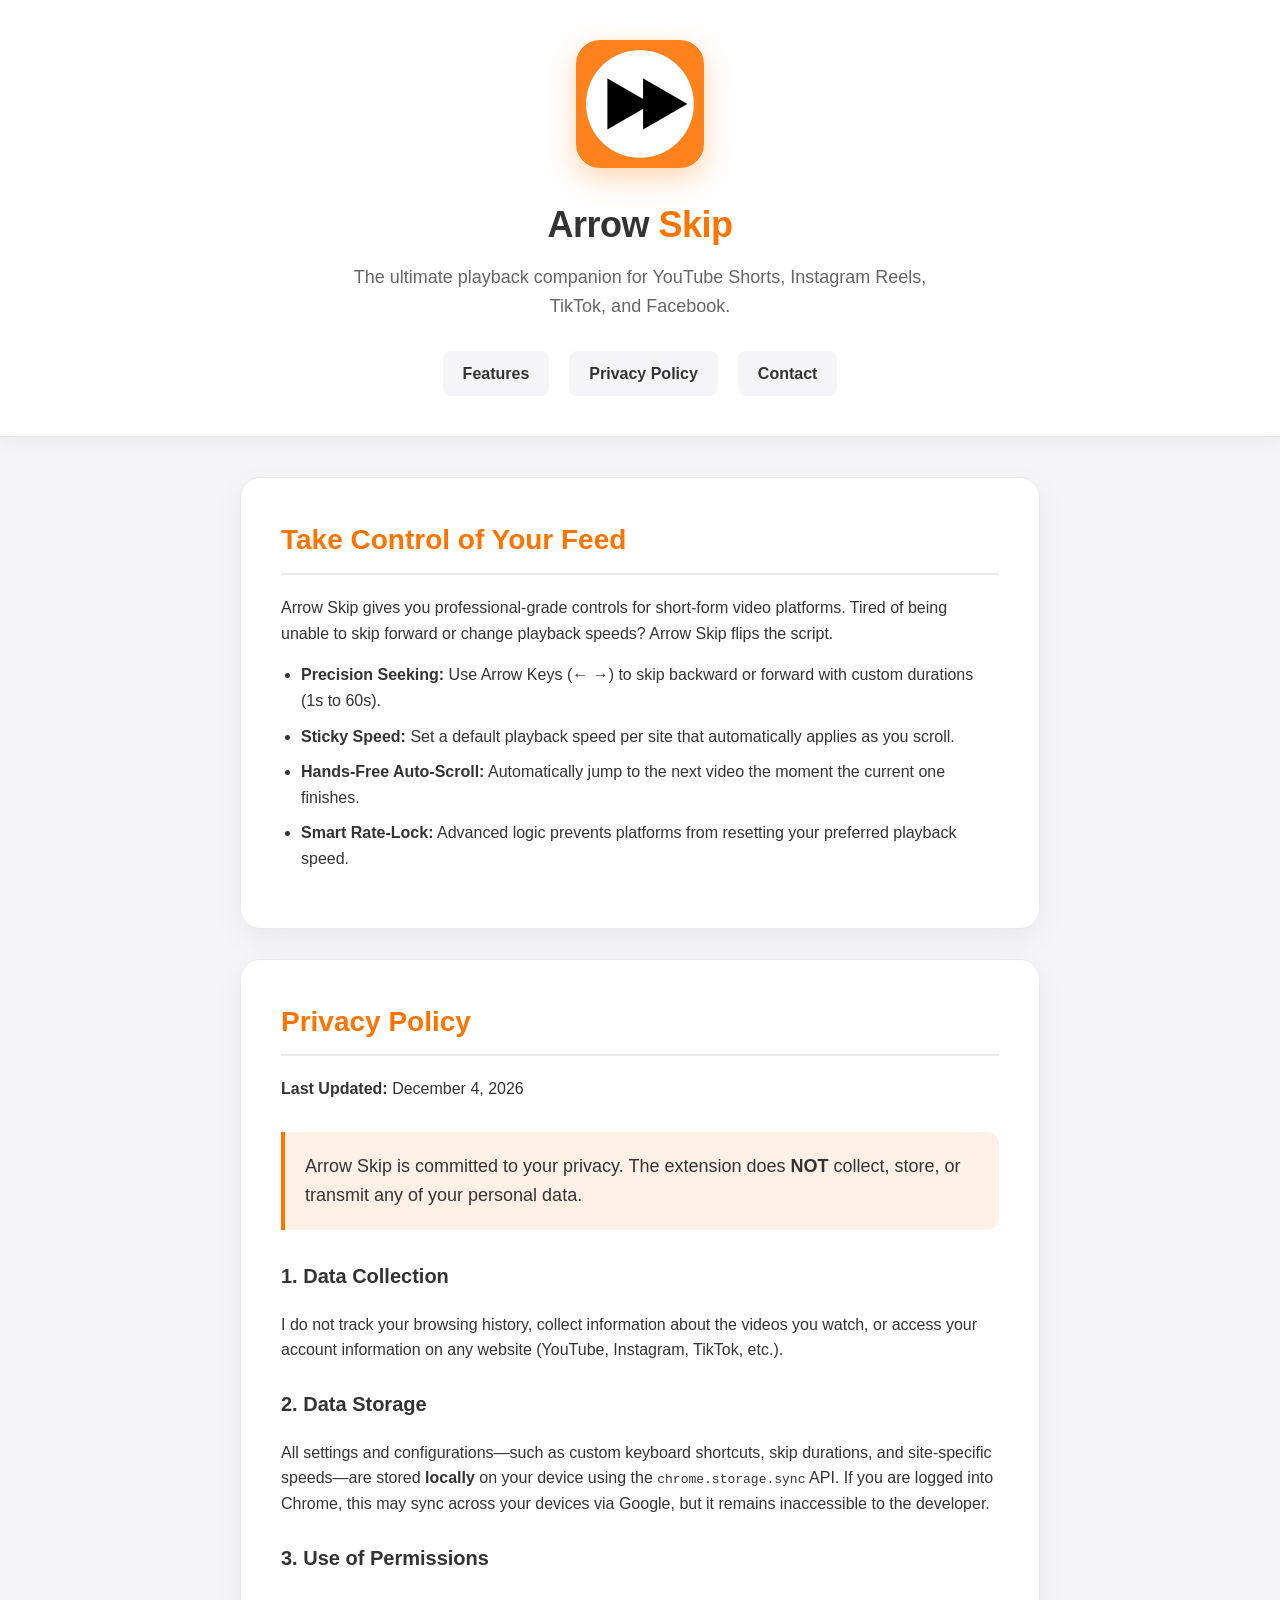
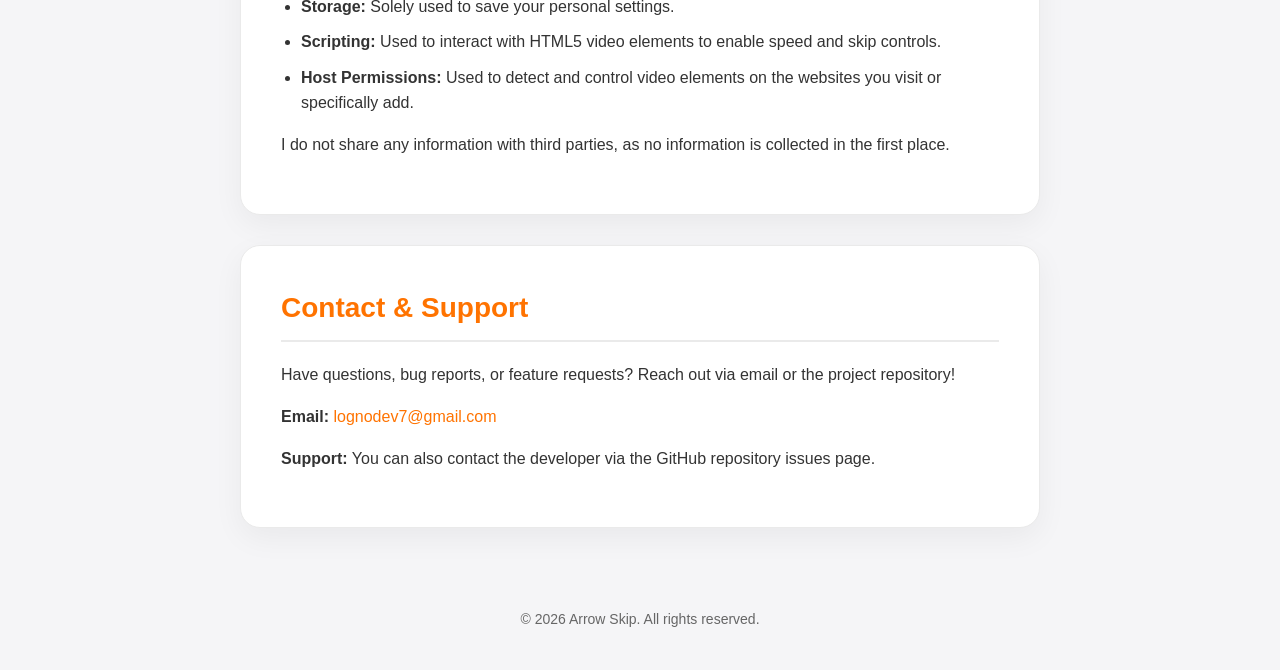
<file: index.html>
<!DOCTYPE html>
<html lang="en">
<head>
    <meta charset="UTF-8">
    <meta name="viewport" content="width=device-width, initial-scale=1.0">
    <title>Arrow Skip - Privacy Policy</title>

    <link rel="icon" type="image/png" href="icon.png">

    <style>
        :root {
            --bg-color: #f5f5f7;
            --text-color: #333333;
            --text-muted: #666666;
            --card-bg: #ffffff;
            --accent-color: #ff7300;
            --accent-hover: #e66800;
            --border-color: #eaeaea;
        }

        @media (prefers-color-scheme: dark) {
            :root {
                --bg-color: #1e1e1e;
                --text-color: #e0e0e0;
                --text-muted: #999999;
                --card-bg: #2c2c2e;
                --border-color: #3a3a3c;
            }
        }

        body {
            font-family: -apple-system, BlinkMacSystemFont, 'Segoe UI', Roboto, Helvetica, Arial, sans-serif;
            margin: 0;
            padding: 0;
            background-color: var(--bg-color);
            color: var(--text-color);
            line-height: 1.6;
        }

        header {
            background: var(--card-bg);
            padding: 40px 20px;
            text-align: center;
            border-bottom: 1px solid var(--border-color);
            box-shadow: 0 4px 20px rgba(0, 0, 0, 0.05);
        }

        .logo-container {
            margin-bottom: 20px;
        }

        .logo-container img {
            width: 128px;
            height: 128px;
            border-radius: 24px;
            box-shadow: 0 10px 30px rgba(255, 115, 0, 0.3);
            transition: transform 0.3s ease;
        }

        .logo-container img:hover {
            transform: scale(1.05) translateY(-5px);
        }

        h1 {
            margin: 0;
            font-size: 36px;
            font-weight: 800;
            letter-spacing: -0.5px;
        }

        h1 span {
            color: var(--accent-color);
        }

        p.subtitle {
            font-size: 18px;
            color: var(--text-muted);
            margin-top: 10px;
            max-width: 600px;
            margin-left: auto;
            margin-right: auto;
        }

        nav {
            margin-top: 30px;
            display: flex;
            justify-content: center;
            gap: 20px;
        }

        nav a {
            color: var(--text-color);
            text-decoration: none;
            font-weight: 600;
            padding: 10px 20px;
            border-radius: 8px;
            background: var(--bg-color);
            transition: all 0.2s ease;
        }

        nav a:hover {
            background: var(--accent-color);
            color: white;
            box-shadow: 0 4px 12px rgba(255, 115, 0, 0.3);
        }

        .container {
            max-width: 800px;
            margin: 40px auto;
            padding: 0 20px;
        }

        section {
            background: var(--card-bg);
            padding: 40px;
            border-radius: 20px;
            margin-bottom: 30px;
            box-shadow: 0 10px 30px rgba(0, 0, 0, 0.05);
            border: 1px solid var(--border-color);
        }

        h2 {
            margin-top: 0;
            color: var(--accent-color);
            font-size: 28px;
            border-bottom: 2px solid var(--border-color);
            padding-bottom: 10px;
            margin-bottom: 20px;
        }

        h3 {
            color: var(--text-color);
            font-size: 20px;
            margin-top: 25px;
        }

        p {
            margin-bottom: 16px;
        }

        .highlight-box {
            background: rgba(255, 115, 0, 0.1);
            border-left: 4px solid var(--accent-color);
            padding: 20px;
            border-radius: 0 12px 12px 0;
            margin: 30px 0;
            font-size: 18px;
            font-weight: 500;
        }

        ul {
            padding-left: 20px;
        }

        li {
            margin-bottom: 10px;
        }

        footer {
            text-align: center;
            padding: 40px 20px;
            color: var(--text-muted);
            font-size: 14px;
        }
    </style>
</head>
<body>

    <header>
        <div class="logo-container">
            <img src="icon.png" alt="Arrow Skip Logo">
        </div>
        <h1>Arrow <span>Skip</span></h1>
        <p class="subtitle">The ultimate playback companion for YouTube Shorts, Instagram Reels, TikTok, and Facebook.</p>
        <nav>
            <a href="#about">Features</a>
            <a href="#privacy">Privacy Policy</a>
            <a href="#contact">Contact</a>
        </nav>
    </header>

    <div class="container">
        
        <section id="about">
            <h2>Take Control of Your Feed</h2>
            <p>Arrow Skip gives you professional-grade controls for short-form video platforms. Tired of being unable to skip forward or change playback speeds? Arrow Skip flips the script.</p>
            
            <ul>
                <li><strong>Precision Seeking:</strong> Use Arrow Keys (← →) to skip backward or forward with custom durations (1s to 60s).</li>
                <li><strong>Sticky Speed:</strong> Set a default playback speed per site that automatically applies as you scroll.</li>
                <li><strong>Hands-Free Auto-Scroll:</strong> Automatically jump to the next video the moment the current one finishes.</li>
                <li><strong>Smart Rate-Lock:</strong> Advanced logic prevents platforms from resetting your preferred playback speed.</li>
            </ul>
        </section>

        <section id="privacy">
            <h2>Privacy Policy</h2>
            <p><strong>Last Updated:</strong> <span id="current-date">April 30, 2026</span></p>
            
            <div class="highlight-box">
                Arrow Skip is committed to your privacy. The extension does <strong>NOT</strong> collect, store, or transmit any of your personal data.
            </div>

            <h3>1. Data Collection</h3>
            <p>I do not track your browsing history, collect information about the videos you watch, or access your account information on any website (YouTube, Instagram, TikTok, etc.).</p>
            
            <h3>2. Data Storage</h3>
            <p>All settings and configurations—such as custom keyboard shortcuts, skip durations, and site-specific speeds—are stored <strong>locally</strong> on your device using the <code>chrome.storage.sync</code> API. If you are logged into Chrome, this may sync across your devices via Google, but it remains inaccessible to the developer.</p>

            <h3>3. Use of Permissions</h3>
            <ul>
                <li><strong>Storage:</strong> Solely used to save your personal settings.</li>
                <li><strong>Scripting:</strong> Used to interact with HTML5 video elements to enable speed and skip controls.</li>
                <li><strong>Host Permissions:</strong> Used to detect and control video elements on the websites you visit or specifically add.</li>
            </ul>

            <p>I do not share any information with third parties, as no information is collected in the first place.</p>
        </section>

        <section id="contact">
            <h2>Contact & Support</h2>
            <p>Have questions, bug reports, or feature requests? Reach out via email or the project repository!</p>
            <p><strong>Email:</strong> <a href="mailto:lognodev7@gmail.com" style="color: var(--accent-color); text-decoration: none;">lognodev7@gmail.com</a></p>
            <p><strong>Support:</strong> You can also contact the developer via the GitHub repository issues page.</p>
        </section>

    </div>

    <footer>
        &copy; 2026 Arrow Skip. All rights reserved.
    </footer>

    <script>
        // Auto-fill the current date for the privacy policy
        const dateOptions = { year: 'numeric', month: 'long', day: 'numeric' };
        document.getElementById('current-date').textContent = new Date().toLocaleDateString('en-US', dateOptions);
    </script>
</body>
</html>
</file>
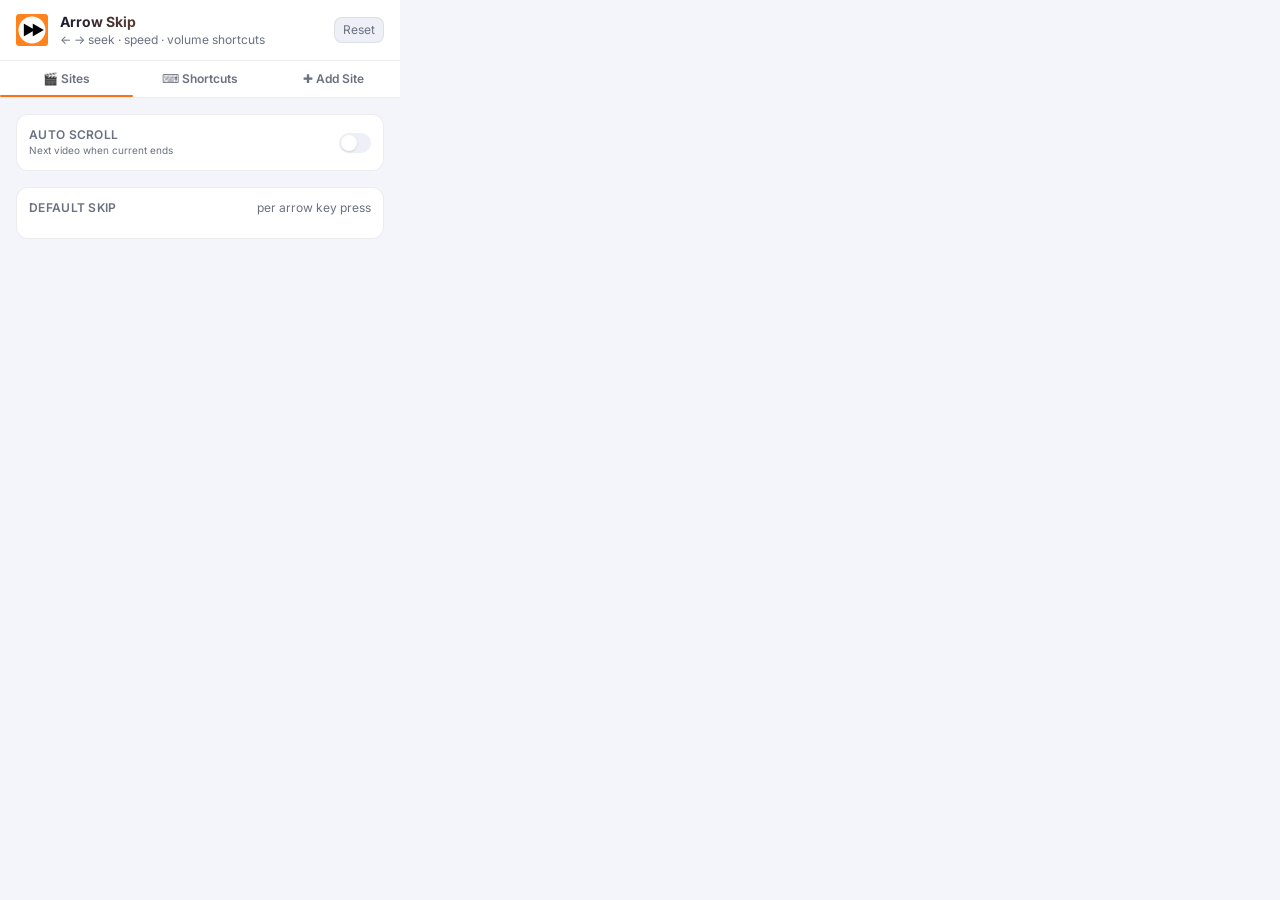
<file: popup/popup.html>
<!DOCTYPE html>
<html lang="en">
<head>
  <meta charset="UTF-8" />
  <meta name="viewport" content="width=device-width, initial-scale=1.0" />
  <title>Arrow Skip</title>
  <link rel="preconnect" href="https://fonts.googleapis.com" />
  <link href="https://fonts.googleapis.com/css2?family=Inter:wght@400;500;600;700&display=swap" rel="stylesheet" />
  <link rel="stylesheet" href="styles.css" />
</head>
<body style="width:400px;min-height:420px;max-height:580px;overflow-y:auto;background:var(--bg);color:var(--text);font-family:'Inter',system-ui,sans-serif;">

  <!-- ── Header ── -->
  <header style="background:var(--surface);border-bottom:1px solid var(--border);" class="px-4 py-3 flex items-center gap-3 sticky top-0 z-10">
    <img src="../icons/icon128.png" class="w-8 h-8 animate-pulse-glow object-contain" alt="Logo" />
    <div class="flex-1">
      <h1 class="text-sm font-bold" style="background:linear-gradient(90deg,var(--text) 0%,#fb923c 100%);-webkit-background-clip:text;-webkit-text-fill-color:transparent;background-clip:text;" data-i18n="extName">Arrow Skip</h1>
      <p class="text-xs" style="color:var(--muted)" data-i18n="headerSub">← → seek · speed · volume shortcuts</p>
    </div>
    <button id="reset-btn" data-i18n-title="resetTitle" data-i18n="resetBtn" class="text-xs px-2 py-1 rounded-lg transition-all duration-150 hover:opacity-80" style="border:1px solid var(--border);color:var(--muted);background:var(--surface2);">Reset</button>
  </header>

  <!-- ── Tabs ── -->
  <div style="background:var(--surface);border-bottom:1px solid var(--border);" class="relative">
    <div class="flex">
      <button data-tab="sites"     class="tab-btn active flex-1 text-xs font-semibold py-2.5 transition-colors" style="color:var(--muted)" data-i18n="tabSites">🎬 Sites</button>
      <button data-tab="shortcuts" class="tab-btn flex-1 text-xs font-semibold py-2.5 transition-colors" style="color:var(--muted)" data-i18n="tabShortcuts">⌨️ Shortcuts</button>
      <button data-tab="add"       class="tab-btn flex-1 text-xs font-semibold py-2.5 transition-colors" style="color:var(--muted)" data-i18n="tabAdd">✚ Add Site</button>
    </div>
    <div id="tab-line" class="tab-indicator absolute bottom-0 h-0.5 rounded-full" style="width:33.33%;transform:translateX(0)"></div>
  </div>

  <!-- ── Tab: Sites ── -->
  <div id="tab-sites" class="tab-panel p-4 flex flex-col gap-2">

    <!-- Auto Scroll -->
    <div class="rounded-xl p-3 flex items-center justify-between" style="background:var(--surface);border:1px solid var(--border)">
      <div class="flex flex-col">
        <span class="text-xs font-semibold uppercase tracking-wide" style="color:var(--muted)" data-i18n="autoScroll">Auto Scroll</span>
        <span class="text-[10px]" style="color:var(--muted)" data-i18n="autoScrollSub">Next video when current ends</span>
      </div>
      <label class="toggle relative w-8 h-5 flex-shrink-0 cursor-pointer">
        <input type="checkbox" id="auto-scroll-toggle" class="toggle-check sr-only" />
        <span class="toggle-track block w-full h-full rounded-full" style="background:var(--surface2)">
          <span class="toggle-thumb absolute top-0.5 left-0.5 w-4 h-4 rounded-full bg-white shadow"></span>
        </span>
      </label>
    </div>
    <!-- Site cards injected here -->
    <div id="sites-list" class="flex flex-col gap-2"></div>
    <!-- Default skip -->
    <div class="rounded-xl p-3" style="background:var(--surface);border:1px solid var(--border)">
      <div class="flex items-center justify-between mb-2.5">
        <span class="text-xs font-semibold uppercase tracking-wide" style="color:var(--muted)" data-i18n="defaultSkip">Default Skip</span>
        <span class="text-xs" style="color:var(--muted)" data-i18n="perKeyPress">per arrow key press</span>
      </div>
      <div id="default-skip-stepper"></div>
    </div>
  </div>

  <!-- ── Tab: Shortcuts ── -->
  <div id="tab-shortcuts" class="tab-panel p-4 flex flex-col gap-3 hidden">
    <!-- Shortcut rows -->
     <p class="text-xs text-center py-1" style="color:var(--muted)" data-i18n="scInstructions">Click a key badge then press any combination</p>
    <div id="sc-list" class="flex flex-col gap-2"></div>
    
    <!-- Speed step -->
    <div class="rounded-xl p-3" style="background:var(--surface);border:1px solid var(--border)">
      <div class="flex items-center justify-between mb-2">
        <span class="text-xs font-semibold uppercase tracking-wide" style="color:var(--muted)" data-i18n="speedStep">Speed Step</span>
        <span id="speed-badge" class="text-xs font-bold px-2 py-0.5 rounded-full" style="background:rgba(249,115,22,0.15);color:#fdba74">0.25×</span>
      </div>
      <input type="range" id="speed-step" class="svs-slider" min="0.05" max="2" step="0.05" value="0.25" />
      <p class="text-xs mt-1.5" style="color:var(--muted)" data-i18n="speedStepSub">Amount added/subtracted per key press</p>
    </div>
    <!-- Max Speed -->
    <div class="rounded-xl p-3" style="background:var(--surface);border:1px solid var(--border)">
      <div class="flex items-center justify-between mb-2">
        <span class="text-xs font-semibold uppercase tracking-wide" style="color:var(--muted)" data-i18n="maxSpeed">Max Speed</span>
        <span id="max-speed-badge" class="text-xs font-bold px-2 py-0.5 rounded-full" style="background:rgba(249,115,22,0.15);color:#fdba74">8×</span>
      </div>
      <input type="range" id="max-speed" class="svs-slider" min="1" max="16" step="0.5" value="8" />
      <p class="text-xs mt-1.5" style="color:var(--muted)" data-i18n="maxSpeedSub">Speed caps at this value (min 1×)</p>
    </div>
    <!-- Volume step -->
    <div class="rounded-xl p-3" style="background:var(--surface);border:1px solid var(--border)">
      <div class="flex items-center justify-between mb-2">
        <span class="text-xs font-semibold uppercase tracking-wide" style="color:var(--muted)" data-i18n="volumeStep">Volume Step</span>
        <span id="vol-badge" class="text-xs font-bold px-2 py-0.5 rounded-full" style="background:rgba(249,115,22,0.15);color:#fdba74">10%</span>
      </div>
      <input type="range" id="vol-step" class="svs-slider" min="1" max="25" step="1" value="10" />
    </div>

  </div>

  <!-- ── Tab: Add Site ── -->
  <div id="tab-add" class="tab-panel p-4 flex flex-col gap-3 hidden">
    <div class="rounded-xl p-4 flex flex-col gap-3" style="background:var(--surface);border:1px solid var(--border)">
      <div class="flex items-center justify-between">
        <h2 id="add-tab-title" class="text-xs font-bold uppercase tracking-wider" style="color:#f97316" data-i18n="addTabTitle">Add New Site</h2>
        <button id="add-cancel-btn" class="hidden text-[10px] font-bold uppercase tracking-wide px-2 py-1 rounded-md transition-all duration-150 hover:opacity-80" 
          style="background:var(--surface2);border:1px solid var(--border);color:var(--muted)" data-i18n="cancel">Cancel</button>
      </div>
      <div>
        <label class="text-xs font-semibold uppercase tracking-wide block mb-1.5" style="color:var(--muted)" data-i18n="label">Label</label>
        <input id="new-label" type="text" placeholder="e.g. Snapchat" data-i18n-placeholder="placeholderLabel"
          class="w-full text-sm px-3 py-2 rounded-lg outline-none transition-all duration-150"
          style="background:var(--surface2);border:1px solid var(--border);color:var(--text)" />
      </div>
      <div>
        <label class="text-xs font-semibold uppercase tracking-wide block mb-1.5" style="color:var(--muted)" data-i18n="hostname">Hostname</label>
        <input id="new-hostname" type="text" placeholder="e.g. snapchat.com" data-i18n-placeholder="placeholderHost"
          class="w-full text-sm px-3 py-2 rounded-lg outline-none transition-all duration-150"
          style="background:var(--surface2);border:1px solid var(--border);color:var(--text)" />
      </div>
      <div>
        <label class="text-xs font-semibold uppercase tracking-wide block mb-1.5" style="color:var(--muted)">
          <span data-i18n="pathContains">Path contains</span> <span style="color:var(--muted);font-weight:400" data-i18n="optional">(optional)</span>
        </label>
        <input id="new-path" type="text" placeholder="e.g. /story" data-i18n-placeholder="placeholderPath"
          class="w-full text-sm px-3 py-2 rounded-lg outline-none transition-all duration-150"
          style="background:var(--surface2);border:1px solid var(--border);color:var(--text)" />
      </div>
      <div class="flex gap-4">
        <div class="flex-1">
          <label class="text-xs font-semibold uppercase tracking-wide block mb-1.5" style="color:var(--muted)" data-i18n="skipSeconds">Skip Seconds</label>
          <div id="new-skip-stepper"></div>
        </div>
        <div class="flex-1">
          <label class="text-xs font-semibold uppercase tracking-wide block mb-1.5" style="color:var(--muted)" data-i18n="speedStep">Speed Step</label>
          <div id="new-speed-stepper"></div>
        </div>
      </div>
      <button id="add-site-btn" class="w-full py-2.5 rounded-lg text-sm font-semibold text-white transition-all duration-150 hover:opacity-90 active:scale-95"
        style="background:linear-gradient(135deg,#f97316,#ea580c);box-shadow:0 2px 12px rgba(249,115,22,0.4)" data-i18n="addSiteBtn">
        Add Site
      </button>
      <div id="add-error" class="hidden text-xs rounded-lg px-3 py-2" style="background:rgba(239,68,68,0.1);color:#ef4444;border:1px solid rgba(239,68,68,0.2)"></div>
    </div>
  </div>

  <script src="popup.js"></script>
</body>
</html>
</file>
<file: popup/styles.css>
*,:after,:before{--tw-border-spacing-x:0;--tw-border-spacing-y:0;--tw-translate-x:0;--tw-translate-y:0;--tw-rotate:0;--tw-skew-x:0;--tw-skew-y:0;--tw-scale-x:1;--tw-scale-y:1;--tw-pan-x: ;--tw-pan-y: ;--tw-pinch-zoom: ;--tw-scroll-snap-strictness:proximity;--tw-gradient-from-position: ;--tw-gradient-via-position: ;--tw-gradient-to-position: ;--tw-ordinal: ;--tw-slashed-zero: ;--tw-numeric-figure: ;--tw-numeric-spacing: ;--tw-numeric-fraction: ;--tw-ring-inset: ;--tw-ring-offset-width:0px;--tw-ring-offset-color:#fff;--tw-ring-color:rgba(59,130,246,.5);--tw-ring-offset-shadow:0 0 #0000;--tw-ring-shadow:0 0 #0000;--tw-shadow:0 0 #0000;--tw-shadow-colored:0 0 #0000;--tw-blur: ;--tw-brightness: ;--tw-contrast: ;--tw-grayscale: ;--tw-hue-rotate: ;--tw-invert: ;--tw-saturate: ;--tw-sepia: ;--tw-drop-shadow: ;--tw-backdrop-blur: ;--tw-backdrop-brightness: ;--tw-backdrop-contrast: ;--tw-backdrop-grayscale: ;--tw-backdrop-hue-rotate: ;--tw-backdrop-invert: ;--tw-backdrop-opacity: ;--tw-backdrop-saturate: ;--tw-backdrop-sepia: ;--tw-contain-size: ;--tw-contain-layout: ;--tw-contain-paint: ;--tw-contain-style: }::backdrop{--tw-border-spacing-x:0;--tw-border-spacing-y:0;--tw-translate-x:0;--tw-translate-y:0;--tw-rotate:0;--tw-skew-x:0;--tw-skew-y:0;--tw-scale-x:1;--tw-scale-y:1;--tw-pan-x: ;--tw-pan-y: ;--tw-pinch-zoom: ;--tw-scroll-snap-strictness:proximity;--tw-gradient-from-position: ;--tw-gradient-via-position: ;--tw-gradient-to-position: ;--tw-ordinal: ;--tw-slashed-zero: ;--tw-numeric-figure: ;--tw-numeric-spacing: ;--tw-numeric-fraction: ;--tw-ring-inset: ;--tw-ring-offset-width:0px;--tw-ring-offset-color:#fff;--tw-ring-color:rgba(59,130,246,.5);--tw-ring-offset-shadow:0 0 #0000;--tw-ring-shadow:0 0 #0000;--tw-shadow:0 0 #0000;--tw-shadow-colored:0 0 #0000;--tw-blur: ;--tw-brightness: ;--tw-contrast: ;--tw-grayscale: ;--tw-hue-rotate: ;--tw-invert: ;--tw-saturate: ;--tw-sepia: ;--tw-drop-shadow: ;--tw-backdrop-blur: ;--tw-backdrop-brightness: ;--tw-backdrop-contrast: ;--tw-backdrop-grayscale: ;--tw-backdrop-hue-rotate: ;--tw-backdrop-invert: ;--tw-backdrop-opacity: ;--tw-backdrop-saturate: ;--tw-backdrop-sepia: ;--tw-contain-size: ;--tw-contain-layout: ;--tw-contain-paint: ;--tw-contain-style: }/*! tailwindcss v3.4.19 | MIT License | https://tailwindcss.com*/*,:after,:before{box-sizing:border-box;border:0 solid #e5e7eb}:after,:before{--tw-content:""}:host,html{line-height:1.5;-webkit-text-size-adjust:100%;-moz-tab-size:4;-o-tab-size:4;tab-size:4;font-family:ui-sans-serif,system-ui,sans-serif,Apple Color Emoji,Segoe UI Emoji,Segoe UI Symbol,Noto Color Emoji;font-feature-settings:normal;font-variation-settings:normal;-webkit-tap-highlight-color:transparent}body{margin:0;line-height:inherit}hr{height:0;color:inherit;border-top-width:1px}abbr:where([title]){-webkit-text-decoration:underline dotted;text-decoration:underline dotted}h1,h2,h3,h4,h5,h6{font-size:inherit;font-weight:inherit}a{color:inherit;text-decoration:inherit}b,strong{font-weight:bolder}code,kbd,pre,samp{font-family:ui-monospace,SFMono-Regular,Menlo,Monaco,Consolas,Liberation Mono,Courier New,monospace;font-feature-settings:normal;font-variation-settings:normal;font-size:1em}small{font-size:80%}sub,sup{font-size:75%;line-height:0;position:relative;vertical-align:baseline}sub{bottom:-.25em}sup{top:-.5em}table{text-indent:0;border-color:inherit;border-collapse:collapse}button,input,optgroup,select,textarea{font-family:inherit;font-feature-settings:inherit;font-variation-settings:inherit;font-size:100%;font-weight:inherit;line-height:inherit;letter-spacing:inherit;color:inherit;margin:0;padding:0}button,select{text-transform:none}button,input:where([type=button]),input:where([type=reset]),input:where([type=submit]){-webkit-appearance:button;background-color:transparent;background-image:none}:-moz-focusring{outline:auto}:-moz-ui-invalid{box-shadow:none}progress{vertical-align:baseline}::-webkit-inner-spin-button,::-webkit-outer-spin-button{height:auto}[type=search]{-webkit-appearance:textfield;outline-offset:-2px}::-webkit-search-decoration{-webkit-appearance:none}::-webkit-file-upload-button{-webkit-appearance:button;font:inherit}summary{display:list-item}blockquote,dd,dl,figure,h1,h2,h3,h4,h5,h6,hr,p,pre{margin:0}fieldset{margin:0}fieldset,legend{padding:0}menu,ol,ul{list-style:none;margin:0;padding:0}dialog{padding:0}textarea{resize:vertical}input::-moz-placeholder,textarea::-moz-placeholder{opacity:1;color:#9ca3af}input::placeholder,textarea::placeholder{opacity:1;color:#9ca3af}[role=button],button{cursor:pointer}:disabled{cursor:default}audio,canvas,embed,iframe,img,object,svg,video{display:block;vertical-align:middle}img,video{max-width:100%;height:auto}[hidden]:where(:not([hidden=until-found])){display:none}.container{width:100%}@media (min-width:640px){.container{max-width:640px}}@media (min-width:768px){.container{max-width:768px}}@media (min-width:1024px){.container{max-width:1024px}}@media (min-width:1280px){.container{max-width:1280px}}@media (min-width:1536px){.container{max-width:1536px}}.sr-only{position:absolute;width:1px;height:1px;padding:0;margin:-1px;overflow:hidden;clip:rect(0,0,0,0);white-space:nowrap;border-width:0}.absolute{position:absolute}.relative{position:relative}.sticky{position:sticky}.bottom-0{bottom:0}.left-0\.5{left:.125rem}.top-0{top:0}.top-0\.5{top:.125rem}.z-10{z-index:10}.mb-1\.5{margin-bottom:.375rem}.mb-2{margin-bottom:.5rem}.mb-2\.5{margin-bottom:.625rem}.mt-1{margin-top:.25rem}.mt-1\.5{margin-top:.375rem}.block{display:block}.flex{display:flex}.hidden{display:none}.h-0\.5{height:.125rem}.h-4{height:1rem}.h-5{height:1.25rem}.h-8{height:2rem}.h-full{height:100%}.w-4{width:1rem}.w-6{width:1.5rem}.w-8{width:2rem}.w-full{width:100%}.min-w-0{min-width:0}.flex-1{flex:1 1 0%}.flex-shrink-0{flex-shrink:0}.transform{transform:translate(var(--tw-translate-x),var(--tw-translate-y)) rotate(var(--tw-rotate)) skewX(var(--tw-skew-x)) skewY(var(--tw-skew-y)) scaleX(var(--tw-scale-x)) scaleY(var(--tw-scale-y))}@keyframes pulseGlow{0%,to{filter:drop-shadow(0 0 6px rgba(249,115,22,.5))}50%{filter:drop-shadow(0 0 16px rgba(249,115,22,.85))}}.animate-pulse-glow{animation:pulseGlow 2.5s ease-in-out infinite}.cursor-pointer{cursor:pointer}.flex-col{flex-direction:column}.items-center{align-items:center}.justify-end{justify-content:flex-end}.justify-between{justify-content:space-between}.gap-2{gap:.5rem}.gap-2\.5{gap:.625rem}.gap-3{gap:.75rem}.gap-4{gap:1rem}.truncate{overflow:hidden;text-overflow:ellipsis;white-space:nowrap}.rounded-full{border-radius:9999px}.rounded-lg{border-radius:.5rem}.rounded-md{border-radius:.375rem}.rounded-xl{border-radius:.75rem}.bg-white{--tw-bg-opacity:1;background-color:rgb(255 255 255/var(--tw-bg-opacity,1))}.object-contain{-o-object-fit:contain;object-fit:contain}.p-3{padding:.75rem}.p-4{padding:1rem}.px-1\.5{padding-left:.375rem;padding-right:.375rem}.px-2{padding-left:.5rem;padding-right:.5rem}.px-3{padding-left:.75rem;padding-right:.75rem}.px-4{padding-left:1rem;padding-right:1rem}.py-0\.5{padding-top:.125rem;padding-bottom:.125rem}.py-1{padding-top:.25rem;padding-bottom:.25rem}.py-1\.5{padding-top:.375rem;padding-bottom:.375rem}.py-2{padding-top:.5rem;padding-bottom:.5rem}.py-2\.5{padding-top:.625rem;padding-bottom:.625rem}.py-3{padding-top:.75rem;padding-bottom:.75rem}.text-center{text-align:center}.text-\[10px\]{font-size:10px}.text-base{font-size:1rem;line-height:1.5rem}.text-lg{font-size:1.125rem;line-height:1.75rem}.text-sm{font-size:.875rem;line-height:1.25rem}.text-xs{font-size:.75rem;line-height:1rem}.font-bold{font-weight:700}.font-medium{font-weight:500}.font-semibold{font-weight:600}.uppercase{text-transform:uppercase}.leading-none{line-height:1}.tracking-tighter{letter-spacing:-.05em}.tracking-wide{letter-spacing:.025em}.text-white{--tw-text-opacity:1;color:rgb(255 255 255/var(--tw-text-opacity,1))}.shadow{--tw-shadow:0 1px 3px 0 rgba(0,0,0,.1),0 1px 2px -1px rgba(0,0,0,.1);--tw-shadow-colored:0 1px 3px 0 var(--tw-shadow-color),0 1px 2px -1px var(--tw-shadow-color);box-shadow:var(--tw-ring-offset-shadow,0 0 #0000),var(--tw-ring-shadow,0 0 #0000),var(--tw-shadow)}.outline-none{outline:2px solid transparent;outline-offset:2px}.drop-shadow{--tw-drop-shadow:drop-shadow(0 1px 2px rgba(0,0,0,.1)) drop-shadow(0 1px 1px rgba(0,0,0,.06))}.drop-shadow,.filter{filter:var(--tw-blur) var(--tw-brightness) var(--tw-contrast) var(--tw-grayscale) var(--tw-hue-rotate) var(--tw-invert) var(--tw-saturate) var(--tw-sepia) var(--tw-drop-shadow)}.transition-all{transition-property:all;transition-timing-function:cubic-bezier(.4,0,.2,1);transition-duration:.15s}.transition-colors{transition-property:color,background-color,border-color,text-decoration-color,fill,stroke;transition-timing-function:cubic-bezier(.4,0,.2,1)}.duration-150,.transition-colors{transition-duration:.15s}.ease-in-out{transition-timing-function:cubic-bezier(.4,0,.2,1)}:root{--bg:#f4f5fb;--surface:#fff;--surface2:#eef0f8;--border:rgba(0,0,0,.07);--text:#1a1a2e;--muted:#6b7180;--ring:rgba(249,115,22,.3)}@media (prefers-color-scheme:dark){:root{--bg:#2e210c;--surface:#281e0e;--surface2:#3c3218;--border:rgba(249,115,22,.18);--text:#eaeaf8;--muted:#8b8fa8;--ring:rgba(249,115,22,.35)}}input[type=number]::-webkit-inner-spin-button,input[type=number]::-webkit-outer-spin-button{-webkit-appearance:none;margin:0}input[type=number]{-moz-appearance:textfield}::-webkit-scrollbar{width:4px}::-webkit-scrollbar-thumb{background:var(--surface2);border-radius:4px}.svs-slider{-webkit-appearance:none;-moz-appearance:none;appearance:none;height:5px;border-radius:999px;background:var(--surface2);outline:none;cursor:pointer;width:100%}.svs-slider::-webkit-slider-thumb{-webkit-appearance:none;width:17px;height:17px;border-radius:50%;background:linear-gradient(135deg,#f97316,#fdba74);box-shadow:0 0 8px rgba(249,115,22,.4);cursor:pointer;-webkit-transition:transform .15s,box-shadow .15s;transition:transform .15s,box-shadow .15s}.svs-slider::-webkit-slider-thumb:hover{transform:scale(1.25);box-shadow:0 0 16px rgba(249,115,22,.6)}.key-btn{position:relative;overflow:hidden}.key-btn.recording{animation:recordPulse 1s ease-in-out infinite}@keyframes recordPulse{0%,to{box-shadow:0 0 0 0 rgba(249,115,22,.5)}50%{box-shadow:0 0 0 6px rgba(249,115,22,0)}}.toggle-track{transition:background .18s}.toggle-check:checked~.toggle-track{background:#f97316}.toggle-thumb{transition:transform .18s cubic-bezier(.34,1.56,.64,1)}.toggle-check:checked~.toggle-track .toggle-thumb{transform:translateX(14px)}.tab-btn{transition:color .18s}.tab-btn.active{color:#f97316}.tab-indicator{transition:transform .25s cubic-bezier(.22,1,.36,1);background:#f97316}.site-card{animation:slideUp .28s cubic-bezier(.22,1,.36,1) both}.sc-row{animation:fadeIn .2s ease both}.hover\:opacity-80:hover{opacity:.8}.hover\:opacity-90:hover{opacity:.9}.active\:scale-95:active{--tw-scale-x:.95;--tw-scale-y:.95;transform:translate(var(--tw-translate-x),var(--tw-translate-y)) rotate(var(--tw-rotate)) skewX(var(--tw-skew-x)) skewY(var(--tw-skew-y)) scaleX(var(--tw-scale-x)) scaleY(var(--tw-scale-y))}
</file>
